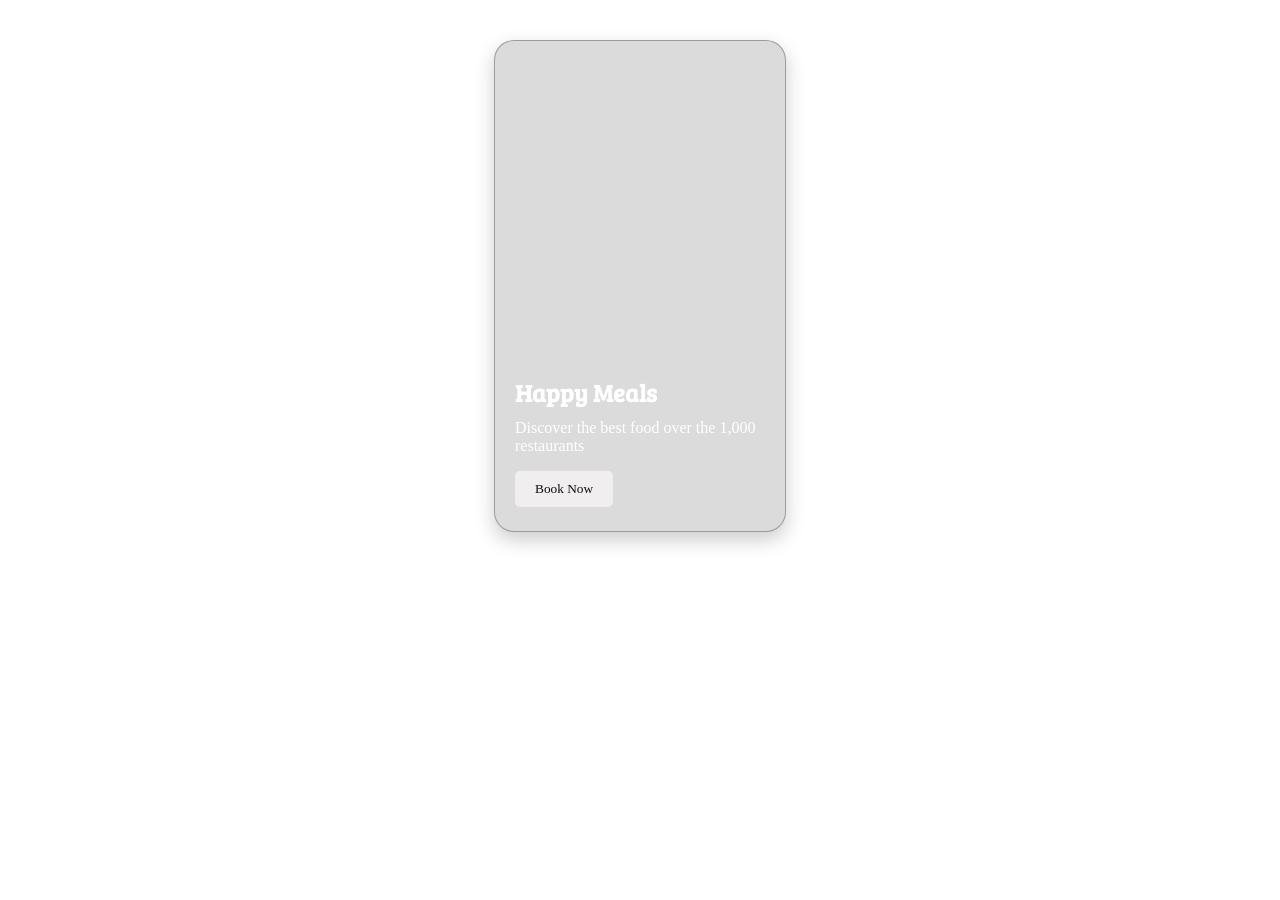
<file: index1.html>
<!DOCTYPE html>
<html lang="en">
<head>
    <meta charset="UTF-8">
    <meta name="viewport" content="width=device-width, initial-scale=1.0">
    <title>Document</title>
    <style>
        @import url('https://fonts.googleapis.com/css2?family=Bree+Serif&family=Caveat:wght@400;700&family=Lobster&family=Monoton&family=Open+Sans:ital,wght@0,400;0,700;1,400;1,700&family=Playfair+Display+SC:ital,wght@0,400;0,700;1,700&family=Playfair+Display:ital,wght@0,400;0,700;1,700&family=Roboto:ital,wght@0,400;0,700;1,400;1,700&family=Source+Sans+Pro:ital,wght@0,400;0,700;1,700&family=Work+Sans:ital,wght@0,400;0,700;1,700&display=swap');

        h2{
            font-family: Bree Serif;
            color: white;
            margin-top: 315px;
            

        }
        p{
            font-family: Bree;
            color: white;
            margin-top: -10px;
            font-size: medium;
        }
        button{
            font-family: Bree;
            background-color: rgb(240, 238, 238);
            color: rgb(15, 15, 15);
            padding: 10px 20px;
            border: none;
            border-radius: 5px;
            cursor: pointer;

        }
        button:hover{
            border: 1.5px dotted tomato;
            transform: scale3d(1.5px);
            transition: 0.10s ease-in-out;
        }
        
     
        .card{
    width: 250px;
    height: 450px;
    margin: 40px auto;
    padding: 20px;
    border-radius: 20px;
    background: rgba(20, 19, 19, 0.15);
    backdrop-filter: blur(10px);
    border: 1px solid rgba(15, 14, 14, 0.3);
    box-shadow: 0 8px 20px rgba(0,0,0,0.2);
    background-image: url("https://images.unsplash.com/photo-1615719413546-198b25453f85?q=80&w=1936&auto=format&fit=crop");
    background-repeat: no-repeat;
    background-size: cover;
    cursor: pointer;

}
.card:hover{
    box-shadow: 0 8px 20px tomato;
    transform: scale(1.5px);
    transition: 0.10s ease-in-out;}



    </style>
</head>
<body>
    <div class="card">

    
    <div class="content">
        <h2>Happy Meals</h2>
        <p>Discover the best food over the 1,000 restaurants</p>
        <button>Book Now</button>
    </div>
    </div>
    
</body>
</html>
</file>
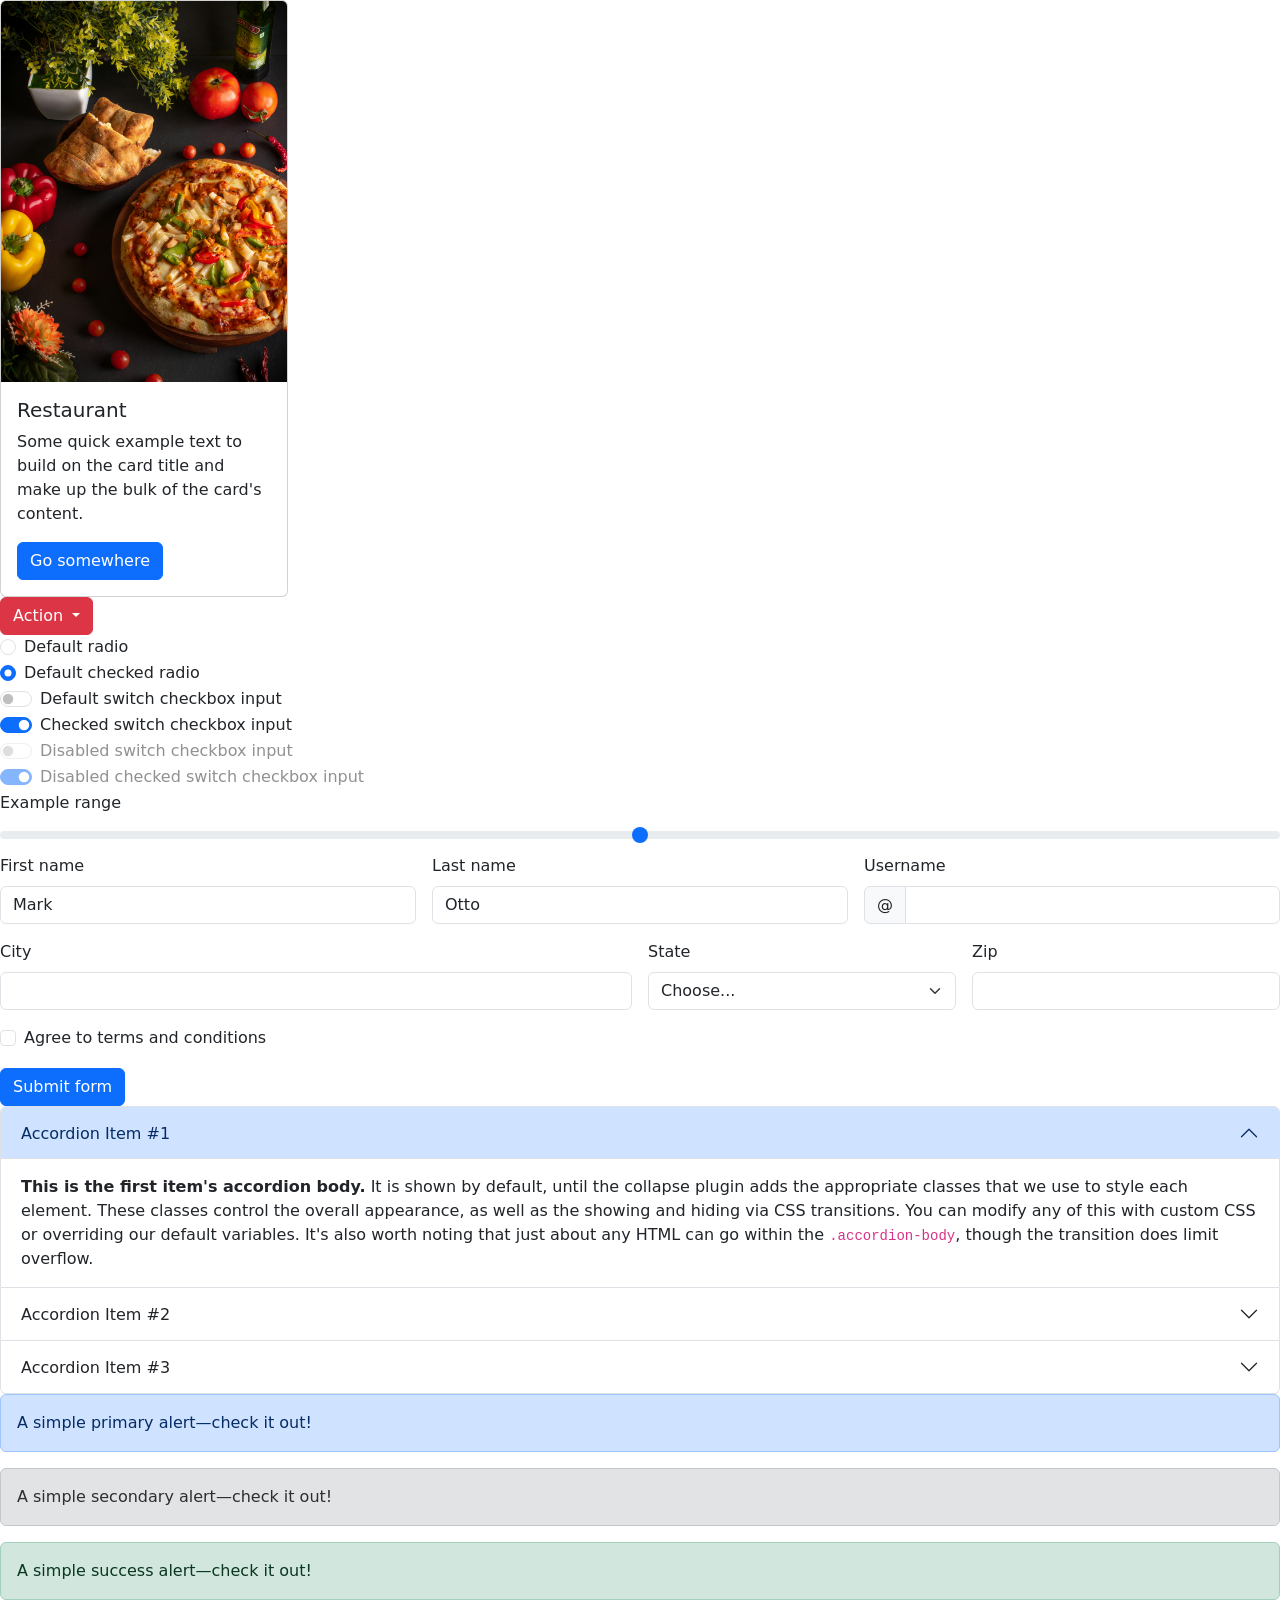
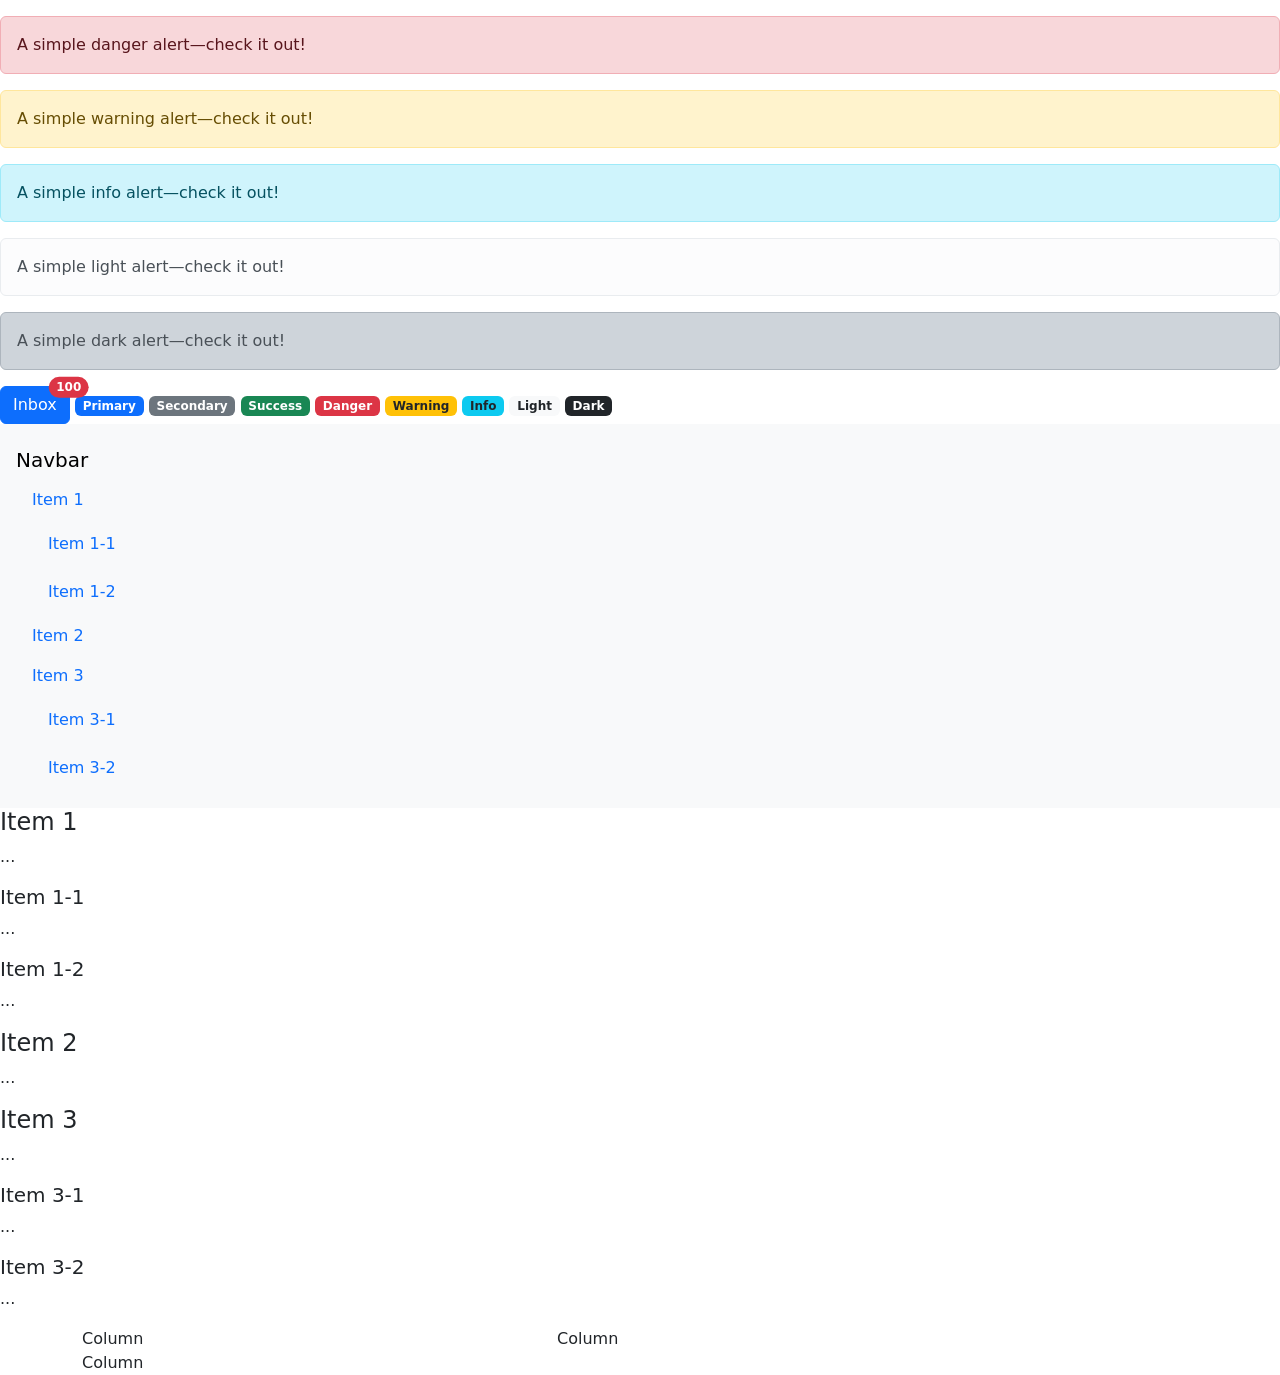
<file: index3.html>
<!DOCTYPE html>
<html lang="en">
<head>
    <meta charset="UTF-8">
    <meta name="viewport" content="width=device-width, initial-scale=1.0">
    <title>Document</title>
    <link href="https://cdn.jsdelivr.net/npm/bootstrap@5.0.2/dist/css/bootstrap.min.css" rel="stylesheet" integrity="sha384-EVSTQN3/azprG1Anm3QDgpJLIm9Nao0Yz1ztcQTwFspd3yD65VohhpuuCOmLASjC" crossorigin="anonymous">
    <script src="https://cdn.jsdelivr.net/npm/bootstrap@5.0.2/dist/js/bootstrap.bundle.min.js" integrity="sha384-MrcW6ZMFYlzcLA8Nl+NtUVF0sA7MsXsP1UyJoMp4YLEuNSfAP+JcXn/tWtIaxVXM" crossorigin="anonymous"></script>
    <script src="https://cdn.jsdelivr.net/npm/@popperjs/core@2.9.2/dist/umd/popper.min.js" integrity="sha384-IQsoLXl5PILFhosVNubq5LC7Qb9DXgDA9i+tQ8Zj3iwWAwPtgFTxbJ8NT4GN1R8p" crossorigin="anonymous"></script>
<script src="https://cdn.jsdelivr.net/npm/bootstrap@5.0.2/dist/js/bootstrap.min.js" integrity="sha384-cVKIPhGWiC2Al4u+LWgxfKTRIcfu0JTxR+EQDz/bgldoEyl4H0zUF0QKbrJ0EcQF" crossorigin="anonymous"></script>

</head>
<body>

<div class="card" style="width: 18rem;">
  <img src="pranjall-kumar-sejqj6Eaqe8-unsplash.jpg" class="card-img-top" alt="...">
  <div class="card-body">
    <h5 class="card-title">Restaurant</h5>
    <p class="card-text">Some quick example text to build on the card title and make up the bulk of the card's content.</p>
    <a href="https://unsplash.com/photos/pizza-with-cheese-and-tomatoes-on-brown-wooden-round-plate-sejqj6Eaqe8" target="_blank"  class="btn btn-primary">Go somewhere</a>
  </div>
</div>
<!-- Example single danger button -->
<div class="btn-group">
  <button type="button" class="btn btn-danger dropdown-toggle" data-bs-toggle="dropdown" aria-expanded="false">
    Action
  </button>
  <ul class="dropdown-menu">
    <li><a class="dropdown-item" href="#">Action</a></li>
    <li><a class="dropdown-item" href="#">Another action</a></li>
    <li><a class="dropdown-item" href="#">Something else here</a></li>
    <li><hr class="dropdown-divider"></li>
    <li><a class="dropdown-item" href="#">Separated link</a></li>
  </ul>
</div>
<div class="form-check">
  <input class="form-check-input" type="radio" name="flexRadioDefault" id="flexRadioDefault1">
  <label class="form-check-label" for="flexRadioDefault1">
    Default radio
  </label>
</div>
<div class="form-check">
  <input class="form-check-input" type="radio" name="flexRadioDefault" id="flexRadioDefault2" checked>
  <label class="form-check-label" for="flexRadioDefault2">
    Default checked radio
  </label>
</div>
<div class="form-check form-switch">
  <input class="form-check-input" type="checkbox" id="flexSwitchCheckDefault">
  <label class="form-check-label" for="flexSwitchCheckDefault">Default switch checkbox input</label>
</div>
<div class="form-check form-switch">
  <input class="form-check-input" type="checkbox" id="flexSwitchCheckChecked" checked>
  <label class="form-check-label" for="flexSwitchCheckChecked">Checked switch checkbox input</label>
</div>
<div class="form-check form-switch">
  <input class="form-check-input" type="checkbox" id="flexSwitchCheckDisabled" disabled>
  <label class="form-check-label" for="flexSwitchCheckDisabled">Disabled switch checkbox input</label>
</div>
<div class="form-check form-switch">
  <input class="form-check-input" type="checkbox" id="flexSwitchCheckCheckedDisabled" checked disabled>
  <label class="form-check-label" for="flexSwitchCheckCheckedDisabled">Disabled checked switch checkbox input</label>
</div>
<label for="customRange1" class="form-label">Example range</label>
<input type="range" class="form-range" id="customRange1">
<form class="row g-3 needs-validation" novalidate>
  <div class="col-md-4">
    <label for="validationCustom01" class="form-label">First name</label>
    <input type="text" class="form-control" id="validationCustom01" value="Mark" required>
    <div class="valid-feedback">
      Looks good!
    </div>
  </div>
  <div class="col-md-4">
    <label for="validationCustom02" class="form-label">Last name</label>
    <input type="text" class="form-control" id="validationCustom02" value="Otto" required>
    <div class="valid-feedback">
      Looks good!
    </div>
  </div>
  <div class="col-md-4">
    <label for="validationCustomUsername" class="form-label">Username</label>
    <div class="input-group has-validation">
      <span class="input-group-text" id="inputGroupPrepend">@</span>
      <input type="text" class="form-control" id="validationCustomUsername" aria-describedby="inputGroupPrepend" required>
      <div class="invalid-feedback">
        Please choose a username.
      </div>
    </div>
  </div>
  <div class="col-md-6">
    <label for="validationCustom03" class="form-label">City</label>
    <input type="text" class="form-control" id="validationCustom03" required>
    <div class="invalid-feedback">
      Please provide a valid city.
    </div>
  </div>
  <div class="col-md-3">
    <label for="validationCustom04" class="form-label">State</label>
    <select class="form-select" id="validationCustom04" required>
      <option selected disabled value="">Choose...</option>
      <option>...</option>
    </select>
    <div class="invalid-feedback">
      Please select a valid state.
    </div>
  </div>
  <div class="col-md-3">
    <label for="validationCustom05" class="form-label">Zip</label>
    <input type="text" class="form-control" id="validationCustom05" required>
    <div class="invalid-feedback">
      Please provide a valid zip.
    </div>
  </div>
  <div class="col-7">
    <div class="form-check">
      <input class="form-check-input" type="checkbox" value="" id="invalidCheck" required>
      <label class="form-check-label" for="invalidCheck">
        Agree to terms and conditions
      </label>
      <div class="invalid-feedback col-md-3">
        You must agree before submitting.
      </div>
    </div>
  </div>
  <div class="col-12">
    <button class="btn btn-primary" type="submit">Submit form</button>
  </div>
</form>
<div class="accordion" id="accordionExample">
  <div class="accordion-item">
    <h2 class="accordion-header" id="headingOne">
      <button class="accordion-button" type="button" data-bs-toggle="collapse" data-bs-target="#collapseOne" aria-expanded="true" aria-controls="collapseOne">
        Accordion Item #1
      </button>
    </h2>
    <div id="collapseOne" class="accordion-collapse collapse show" aria-labelledby="headingOne" data-bs-parent="#accordionExample">
      <div class="accordion-body">
        <strong>This is the first item's accordion body.</strong> It is shown by default, until the collapse plugin adds the appropriate classes that we use to style each element. These classes control the overall appearance, as well as the showing and hiding via CSS transitions. You can modify any of this with custom CSS or overriding our default variables. It's also worth noting that just about any HTML can go within the <code>.accordion-body</code>, though the transition does limit overflow.
      </div>
    </div>
  </div>
  <div class="accordion-item">
    <h2 class="accordion-header" id="headingTwo">
      <button class="accordion-button collapsed" type="button" data-bs-toggle="collapse" data-bs-target="#collapseTwo" aria-expanded="false" aria-controls="collapseTwo">
        Accordion Item #2
      </button>
    </h2>
    <div id="collapseTwo" class="accordion-collapse collapse" aria-labelledby="headingTwo" data-bs-parent="#accordionExample">
      <div class="accordion-body">
        <strong>This is the second item's accordion body.</strong> It is hidden by default, until the collapse plugin adds the appropriate classes that we use to style each element. These classes control the overall appearance, as well as the showing and hiding via CSS transitions. You can modify any of this with custom CSS or overriding our default variables. It's also worth noting that just about any HTML can go within the <code>.accordion-body</code>, though the transition does limit overflow.
      </div>
    </div>
  </div>
  <div class="accordion-item">
    <h2 class="accordion-header" id="headingThree">
      <button class="accordion-button collapsed" type="button" data-bs-toggle="collapse" data-bs-target="#collapseThree" aria-expanded="false" aria-controls="collapseThree">
        Accordion Item #3
      </button>
    </h2>
    <div id="collapseThree" class="accordion-collapse collapse" aria-labelledby="headingThree" data-bs-parent="#accordionExample">
      <div class="accordion-body">
        <strong>This is the third item's accordion body.</strong> It is hidden by default, until the collapse plugin adds the appropriate classes that we use to style each element. These classes control the overall appearance, as well as the showing and hiding via CSS transitions. You can modify any of this with custom CSS or overriding our default variables. It's also worth noting that just about any HTML can go within the <code>.accordion-body</code>, though the transition does limit overflow.
      </div>
    </div>
  </div>
</div>
<div class="alert alert-primary" role="alert">
  A simple primary alert—check it out!
</div>
<div class="alert alert-secondary" role="alert">
  A simple secondary alert—check it out!
</div>
<div class="alert alert-success" role="alert">
  A simple success alert—check it out!
</div>
<div class="alert alert-danger" role="alert">
  A simple danger alert—check it out!
</div>
<div class="alert alert-warning" role="alert">
  A simple warning alert—check it out!
</div>
<div class="alert alert-info" role="alert">
  A simple info alert—check it out!
</div>
<div class="alert alert-light" role="alert">
  A simple light alert—check it out!
</div>
<div class="alert alert-dark" role="alert">
  A simple dark alert—check it out!
</div>
<button type="button" class="btn btn-primary position-relative">
  Inbox
  <span class="position-absolute top-0 start-100 translate-middle badge rounded-pill bg-danger">
    100
    <span class="visually-hidden">unread messages</span>
  </span>
</button>
<span class="badge bg-primary">Primary</span>
<span class="badge bg-secondary">Secondary</span>
<span class="badge bg-success">Success</span>
<span class="badge bg-danger">Danger</span>
<span class="badge bg-warning text-dark">Warning</span>
<span class="badge bg-info text-dark">Info</span>
<span class="badge bg-light text-dark">Light</span>
<span class="badge bg-dark">Dark</span>
<nav id="navbar-example3" class="navbar navbar-light bg-light flex-column align-items-stretch p-3">
  <a class="navbar-brand" href="#">Navbar</a>
  <nav class="nav nav-pills flex-column">
    <a class="nav-link" href="#item-1">Item 1</a>
    <nav class="nav nav-pills flex-column">
      <a class="nav-link ms-3 my-1" href="#item-1-1">Item 1-1</a>
      <a class="nav-link ms-3 my-1" href="#item-1-2">Item 1-2</a>
    </nav>
    <a class="nav-link" href="#item-2">Item 2</a>
    <a class="nav-link" href="#item-3">Item 3</a>
    <nav class="nav nav-pills flex-column">
      <a class="nav-link ms-3 my-1" href="#item-3-1">Item 3-1</a>
      <a class="nav-link ms-3 my-1" href="#item-3-2">Item 3-2</a>
    </nav>
  </nav>
</nav>

<div data-bs-spy="scroll" data-bs-target="#navbar-example3" data-bs-offset="0" tabindex="0">
  <h4 id="item-1">Item 1</h4>
  <p>...</p>
  <h5 id="item-1-1">Item 1-1</h5>
  <p>...</p>
  <h5 id="item-1-2">Item 1-2</h5>
  <p>...</p>
  <h4 id="item-2">Item 2</h4>
  <p>...</p>
  <h4 id="item-3">Item 3</h4>
  <p>...</p>
  <h5 id="item-3-1">Item 3-1</h5>
  <p>...</p>
  <h5 id="item-3-2">Item 3-2</h5>
  <p>...</p>
</div>
<div class="container">
  <div class="row">
    <div class="col-5">
      Column
    </div>
    <div class="col-5">
      Column
    </div>
    <div class="col-12">
      Column
    </div>
  </div>
</div>
    
</body>
</html>
</file>
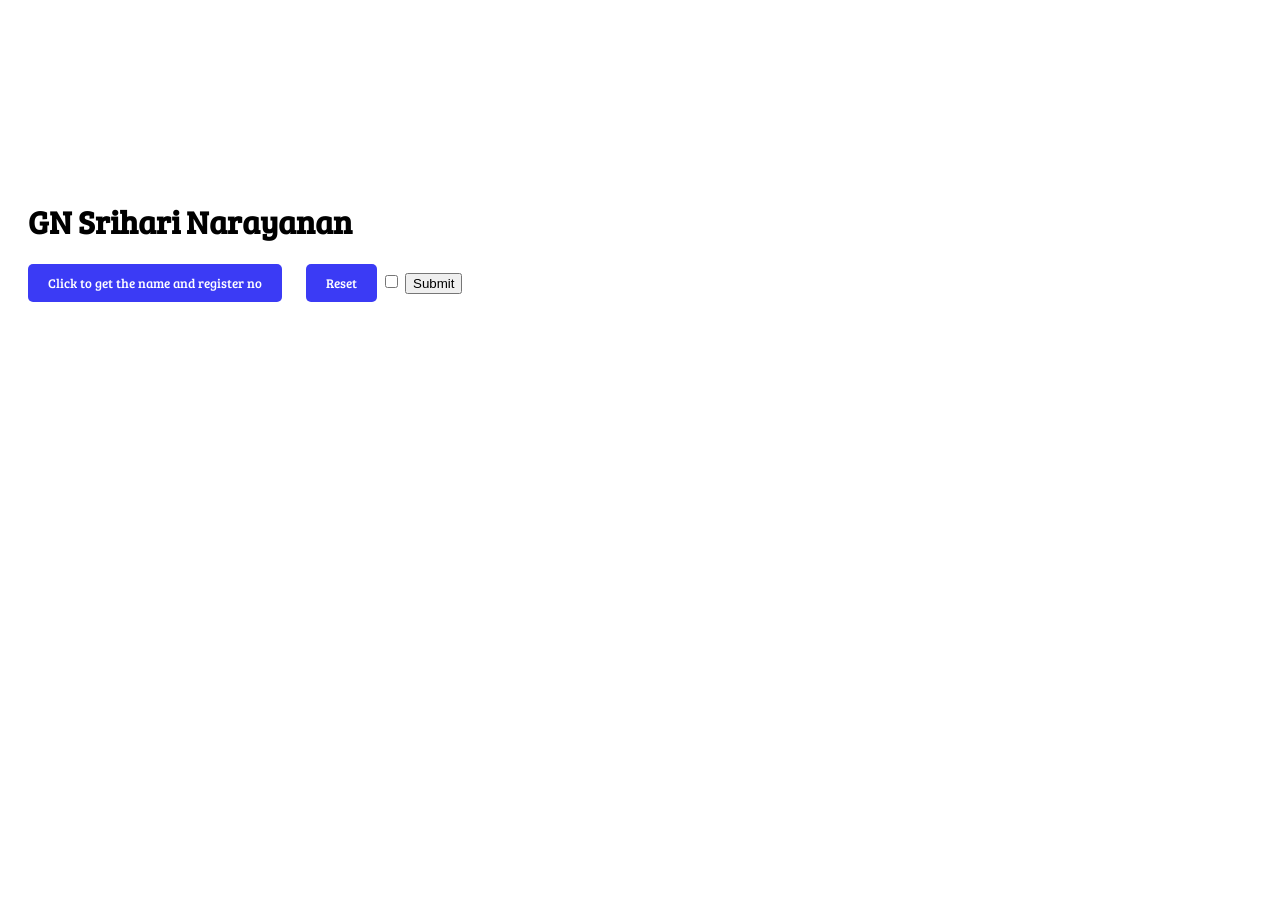
<file: index4.html>
<!DOCTYPE html>
<html lang="en">
<head>
    <meta charset="UTF-8">
    <meta name="viewport" content="width=device-width, initial-scale=1.0">
    <title>Document</title>
    <style>
        @import url('https://fonts.googleapis.com/css2?family=Bree+Serif&family=Caveat:wght@400;700&family=Lobster&family=Monoton&family=Open+Sans:ital,wght@0,400;0,700;1,400;1,700&family=Playfair+Display+SC:ital,wght@0,400;0,700;1,700&family=Playfair+Display:ital,wght@0,400;0,700;1,700&family=Roboto:ital,wght@0,400;0,700;1,400;1,700&family=Source+Sans+Pro:ital,wght@0,400;0,700;1,700&family=Work+Sans:ital,wght@0,400;0,700;1,700&display=swap');
        h1{

            font-family: Bree Serif;
            color: black;
            margin-top: 200px;
            margin-left: 20px;
            
        }
        h2{
            font-family: Bree Serif;
            color: black;
            margin-left: 20px;
            
        }
        button{
            font-family: Bree Serif;
            background-color: rgb(59, 59, 245);
            color: white;
            padding: 10px 20px;
            border: none;
            border-radius: 5px;
            cursor: pointer;
            margin-left: 20px;
        }
    </style>
</head>
<body>
    <h1 id="name">GN Srihari Narayanan</h1>
    <h2 id="roll-no"></h2>
    <button onclick="clicked()">Click to get the name and register no</button>
    <button onclick="reset()" id="btn">Reset</button>
    <input type="checkbox" placeholder="Value" name="h1">
    <input type="submit" value="Submit">
    <script src="index.js"></script>
</body>
</html>
</file>
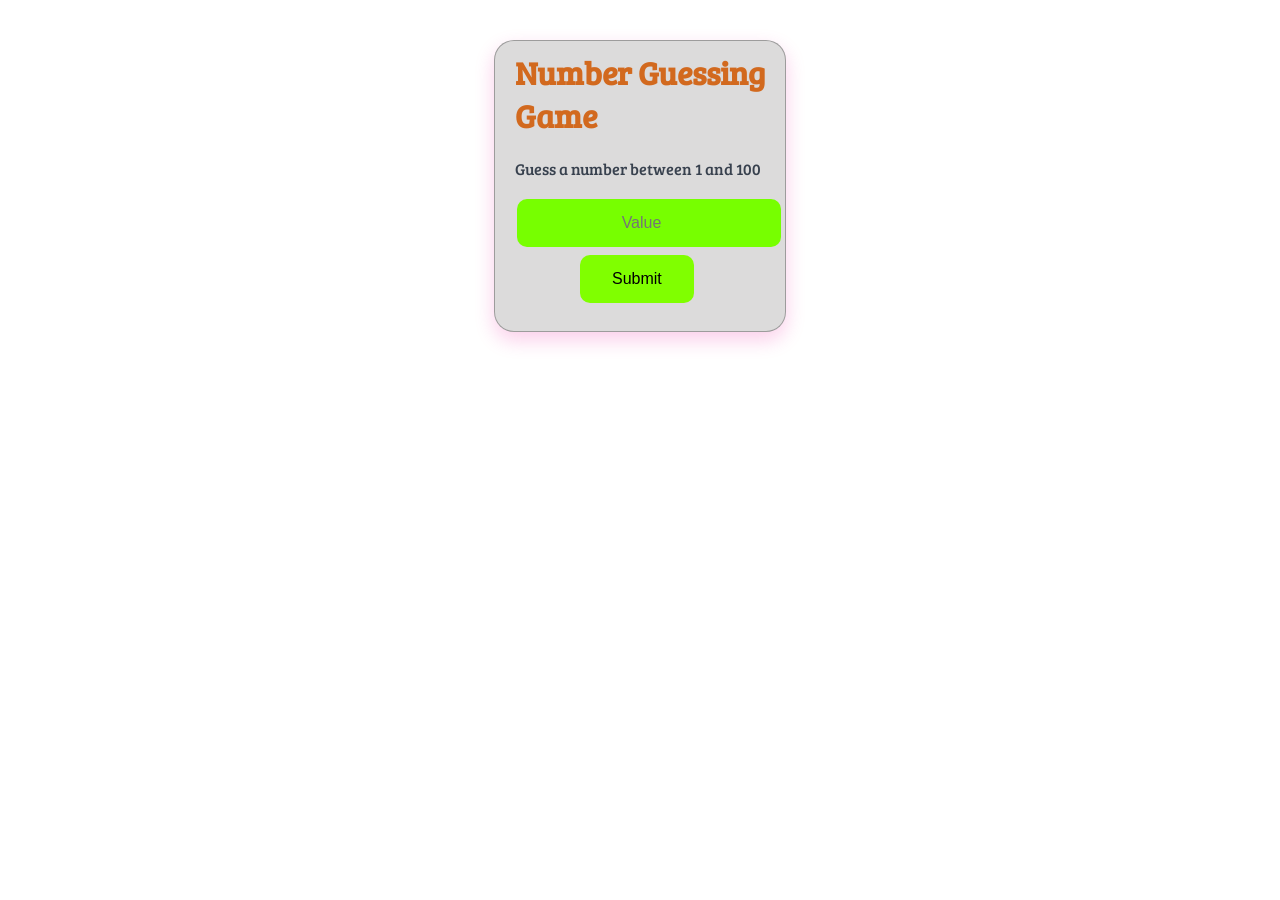
<file: Numbergame.html>
<!DOCTYPE html>
<html lang="en">
<head>
    <meta charset="UTF-8">
    <meta name="viewport" content="width=device-width, initial-scale=1.0">
    <title>Document</title>
    <style>
        @import url('https://fonts.googleapis.com/css2?family=Bree+Serif&family=Caveat:wght@400;700&family=Lobster&family=Monoton&family=Open+Sans:ital,wght@0,400;0,700;1,400;1,700&family=Playfair+Display+SC:ital,wght@0,400;0,700;1,700&family=Playfair+Display:ital,wght@0,400;0,700;1,700&family=Roboto:ital,wght@0,400;0,700;1,400;1,700&family=Source+Sans+Pro:ital,wght@0,400;0,700;1,700&family=Work+Sans:ital,wght@0,400;0,700;1,700&display=swap');
        button{
    background-color: rgb(128, 255, 0); 
    border: 1.9px hidden black;
    color: black;
    padding: 15px 32px;
    text-align: center;
    font-size: 16px;
    margin: 4px 2px;
    cursor: pointer;
    border-radius: 10px;
    margin-left: 65px;
}
button:hover{
    border: 1.5px groove tomato;
    transform: scale3d(1.5px);
    transition: 0.10s ease-in-out;
    box-shadow: 0 8px 20px rgba(233, 9, 9, 0.2);
}
input{
    background-color: rgb(119, 255, 0); 
    border: 1.9px hidden black;
    color: black;
    padding: 15px 32px;
    text-align: center;
    font-size: 16px;
    margin: 4px 2px;
    cursor: pointer;
    border-radius: 10px;
    ;
}
input:hover{
    border: 1.5px groove rgb(56, 65,78);
    transform: scale(11.5px);
    transition: 0.5s ease-in-out;
}
     .card{
    width: 250px;
    height: 250px;
    margin: 40px auto;
    padding: 20px;
    border-radius: 20px;
    background: rgba(20, 19, 19, 0.15);
    backdrop-filter: blur(10px);
    border: 1px solid rgba(15, 14, 14, 0.3);
    box-shadow: 0 8px 20px rgba(233, 11, 148, 0.2);
    
    
    cursor: pointer;

}
.card:hover{
    box-shadow: 0 8px 20px tomato;
    transform: scale(1.5px);
    transition: 0.10s ease-in-out;}
    </style>
</head>
<body>
    <div class="card">
    <h1 style="font-family: Bree serif; color: chocolate; text-shadow: 0cqb; margin-top: -10px;">Number Guessing Game</h1>
    <p style="font-family: Bree serif; color: rgb(56, 65,78);">Guess a number between 1 and 100</p>
    <input type="number" id="num1" placeholder="Value">
    <button onclick="clicked()">Submit</button>
    
    <script>
     let randomNum=Math.floor(Math.random()*100)+1;
      function clicked(){
        let num1=document.getElementById("num1").value;
       
        if (num1>randomNum){
          alert("Your number is greater than the random number" + randomNum);
        }
        else if (num1<randomNum){
            alert("your number is less than the random number" + randomNum);

        }
        else if(num1==randomNum){
            alert("You WON!! the number matched" + randomNum);
        }
        
        else{
          alert("You lose! The number was " + randomNum);
        }
      }
    </script>
    </div>
</body>
</html>
</file>
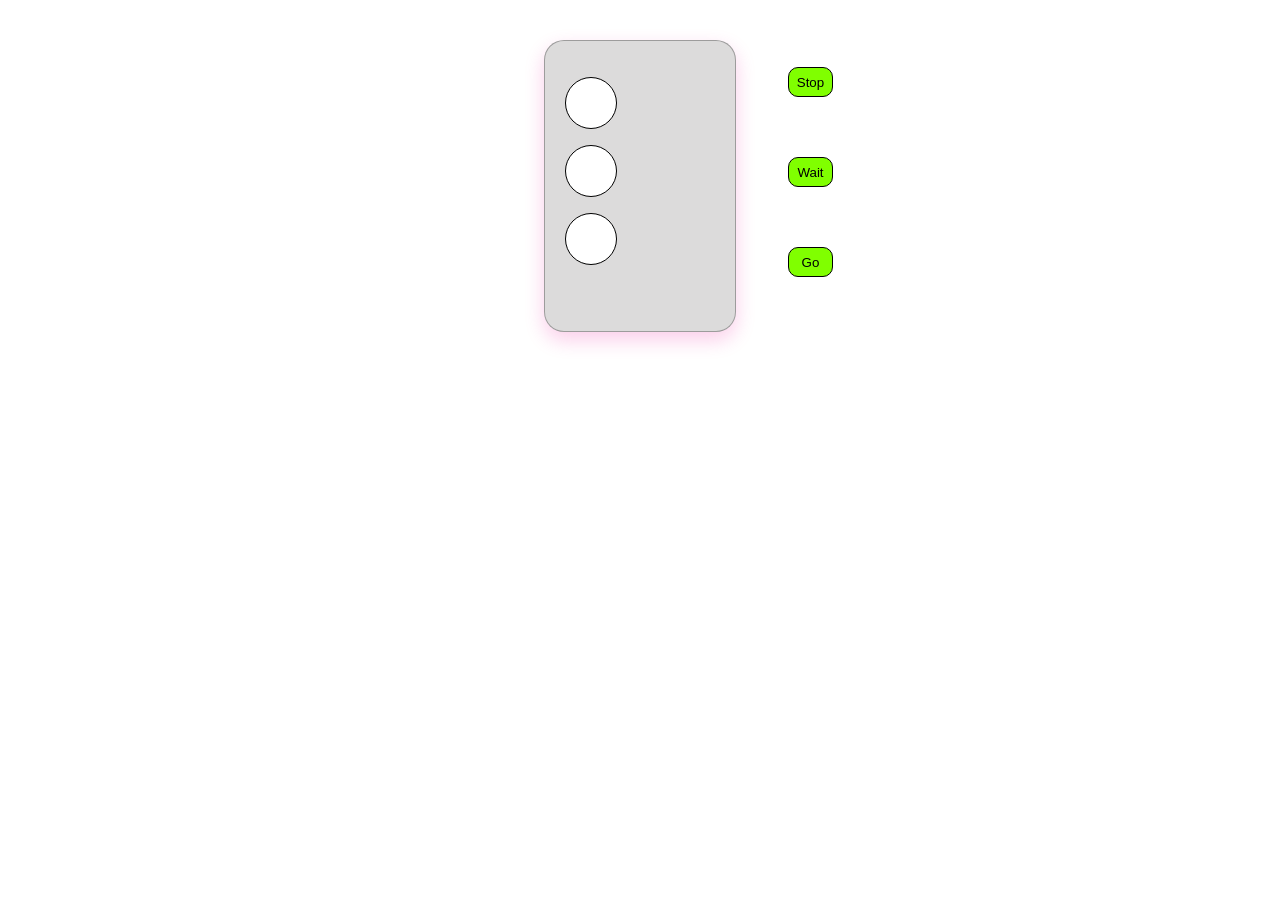
<file: Trafficlight.html>
<!DOCTYPE html>
<html lang="en">
<head>
    <meta charset="UTF-8">
    <meta name="viewport" content="width=device-width, initial-scale=1.0">
    <title>Document</title>
    <style>
        .inner-box{
    width: 150px;
    height: 250px;
    margin: 40px auto;
    padding: 20px;
    border-radius: 20px;
    background: rgba(20, 19, 19, 0.15);
    backdrop-filter: blur(10px);
    border: 1px solid rgba(15, 14, 14, 0.3);
    box-shadow: 0 8px 20px rgba(233, 11, 148, 0.2);
justify-content: center;
    align-items: center;}
    p{
        background-color: white;
        height: 50px;
        width: 50px;
        justify-content: center;
        justify-items: center;
        align-items: center;
        display: flex;
        justify-self: center;
        flex-direction: column;
        border: 1px solid black;
        border-radius: 50%;
    }
    button{
    background-color: rgb(128, 255, 0); 
    border: 1.9px solid black;
    align-items: center;
    align-self:center ;
    align-content: center;
    display: flex;
    flex-direction: column;
    width: 45px;
    height: 30px;
    margin: 5px 5px 5px 5px;
    justify-content: center;
    justify-items: center;
    margin-left: 780px;
    margin-top: -125px;
    border-radius: 10px;
    cursor: pointer;
    
    }
    button:hover{
    box-shadow:0px 5px 5px tomato;}
    </style>
        
        
</head>
<body>
    <div class="card">
        <div class="inner-box">
            <p></p>
            <p></p>
            <p></p>
        </div>
        <div>
            <button onclick="Go()"> Go</button>
            <button onclick="Wait()"> Wait</button>
            <button onclick="Stop()"> Stop</button>
        </div>
    </div>
    <script>
        function Go(){
            document.querySelectorAll("p")[0].style.backgroundColor="white";
            document.querySelectorAll("p")[1].style.backgroundColor="white";
            document.querySelectorAll("p")[2].style.backgroundColor="rgb(0, 255, 0)";
        }
        function Wait(){
            document.querySelectorAll("p")[0].style.backgroundColor="white";
            document.querySelectorAll("p")[1].style.backgroundColor="yellow";
            document.querySelectorAll("p")[2].style.backgroundColor="white";
        }
        function Stop(){
            document.querySelectorAll("p")[0].style.backgroundColor="rgb(255, 0, 0)";
            document.querySelectorAll("p")[1].style.backgroundColor="white";
            document.querySelectorAll("p")[2].style.backgroundColor="white";
        }

    </script>
</body>
</html>
</file>
